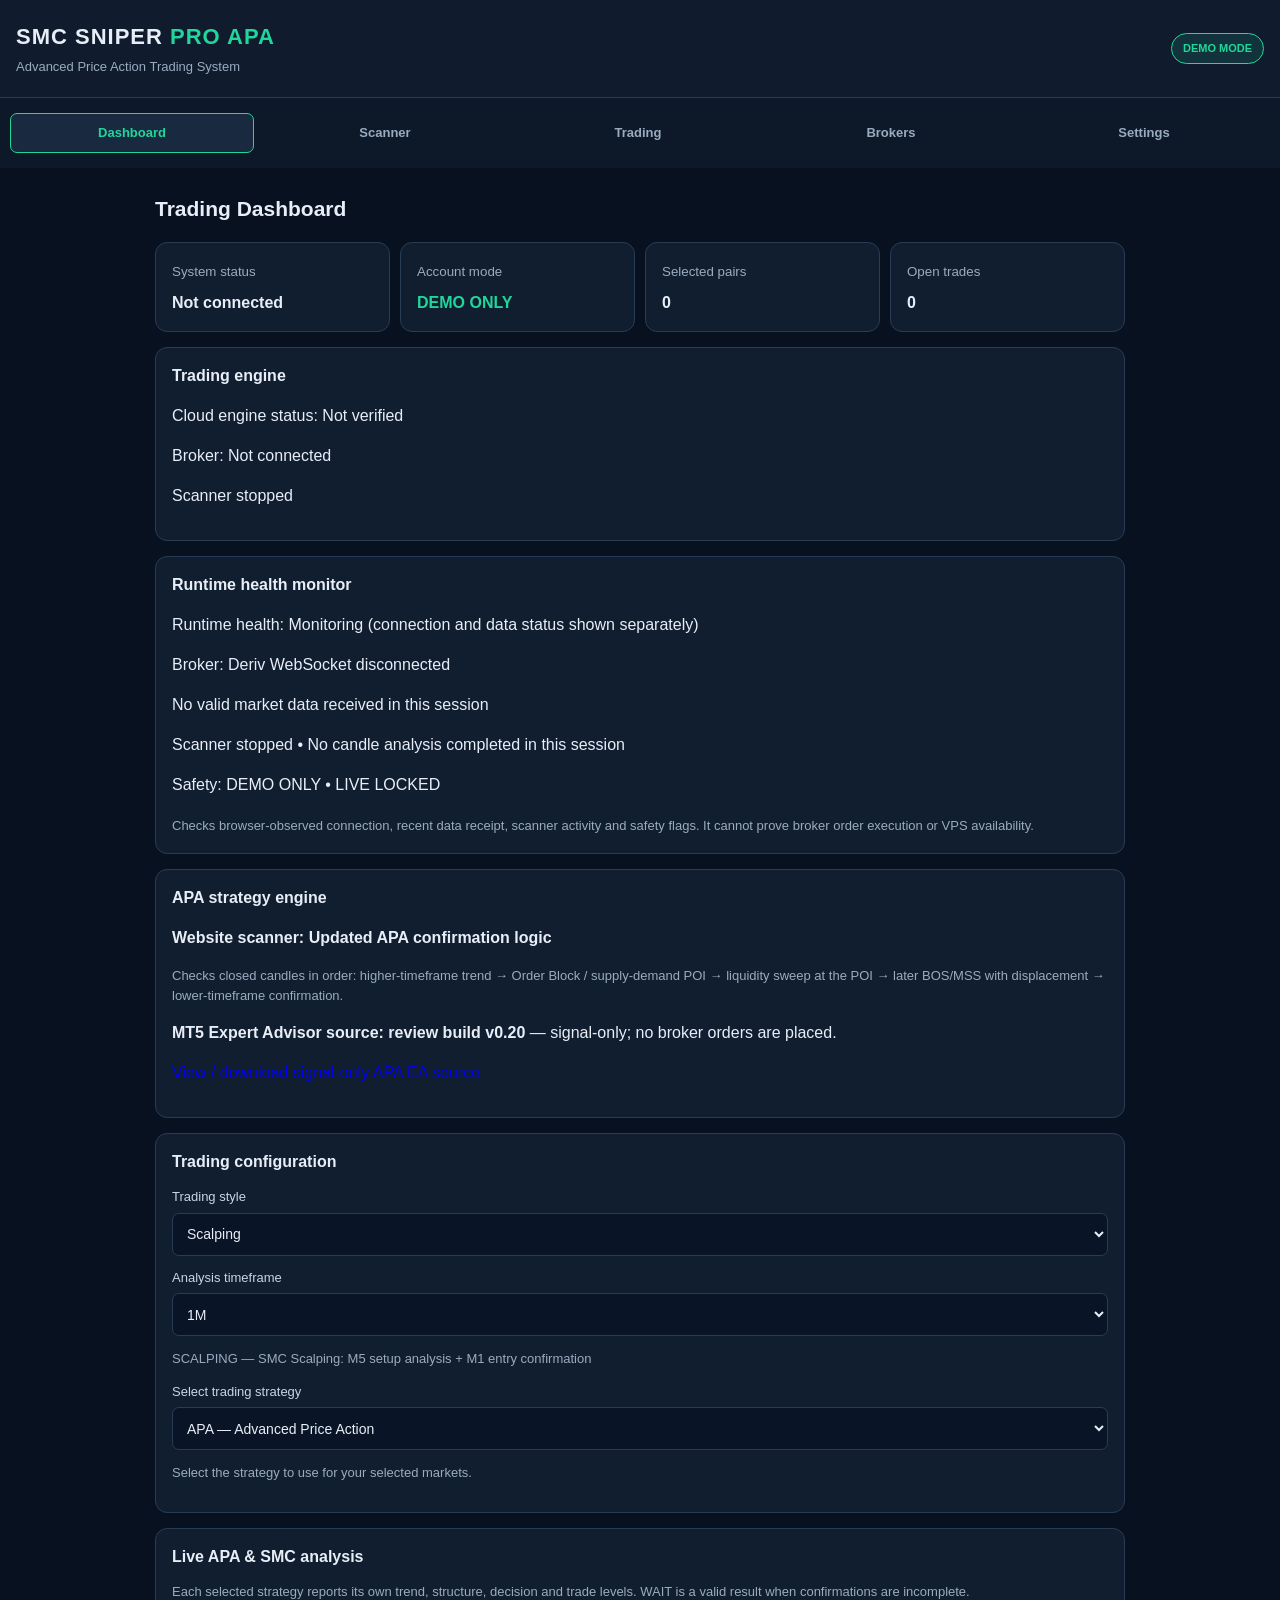
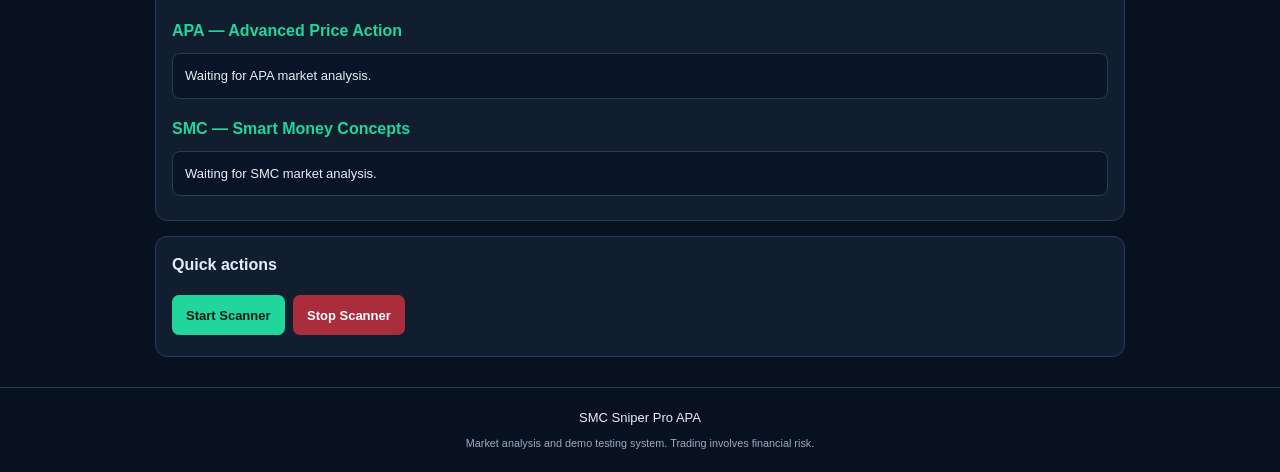
<file: index.html>
<!DOCTYPE html>
<html lang="en">
<head>
  <meta charset="UTF-8">
  <meta name="viewport" content="width=device-width, initial-scale=1.0">
  <meta name="theme-color" content="#101827">
  <title>SMC Sniper Pro APA</title>
  <link rel="stylesheet" href="style.css">
</head>
<body>

<header class="topbar">
  <div>
    <h1>SMC SNIPER <span>PRO APA</span></h1>
    <p>Advanced Price Action Trading System</p>
  </div>
  <div class="mode-badge">DEMO MODE</div>
</header>

<nav class="navigation">
  <button class="nav-btn active" data-page="dashboard">Dashboard</button>
  <button class="nav-btn" data-page="scanner">Scanner</button>
  <button class="nav-btn" data-page="trading">Trading</button>
  <button class="nav-btn" data-page="brokers">Brokers</button>
  <button class="nav-btn" data-page="settings">Settings</button>
</nav>

<main>

<section id="dashboard" class="page active">
  <h2>Trading Dashboard</h2>

  <div class="status-grid">
    <div class="panel"><small>System status</small><h3 id="systemStatus">Not connected</h3></div>
    <div class="panel"><small>Account mode</small><h3 class="green">DEMO ONLY</h3></div>
    <div class="panel"><small>Selected pairs</small><h3 id="pairCount">0</h3></div>
    <div class="panel"><small>Open trades</small><h3 id="openTrades">0</h3></div>
  </div>

  <div class="panel">
    <h3>Trading engine</h3>
    <p id="cloudStatus">Cloud engine status: Not verified</p>
    <p id="brokerStatus">Broker: Not connected</p>
    <p id="scannerStatus">Scanner: Stopped</p>
  </div>

  <div class="panel" id="runtimeHealthPanel">
    <h3>Runtime health monitor</h3>
    <p id="runtimeHealthStatus">Runtime health: Waiting for first check.</p>
    <p id="runtimeBrokerHealth">Broker: Not checked</p>
    <p id="runtimeDataHealth">Market data: Not received</p>
    <p id="runtimeScannerHealth">Scanner: Stopped</p>
    <p id="runtimeSafetyHealth">Safety: DEMO ONLY • LIVE LOCKED</p>
    <small class="muted">Checks browser-observed connection, recent data receipt, scanner activity and safety flags. It cannot prove broker order execution or VPS availability.</small>
  </div>

  <div class="panel">
    <h3>APA strategy engine</h3>
    <p><strong>Website scanner: Updated APA confirmation logic</strong></p>
    <p class="muted">Checks closed candles in order: higher-timeframe trend → Order Block / supply-demand POI → liquidity sweep at the POI → later BOS/MSS with displacement → lower-timeframe confirmation.</p>
    <p><strong>MT5 Expert Advisor source: review build v0.20</strong> — signal-only; no broker orders are placed.</p>
    <p><a href="https://github.com/ssenkubuge731/Smc-sniper-pro/blob/main/mt5-bridge/SMC_Sniper_APA_EA.mq5" target="_blank" rel="noopener">View / download signal-only APA EA source</a></p>
  </div>

  <div class="panel">
    <h3>Trading configuration</h3>
    <label for="tradingStyle">Trading style</label>
    <select id="tradingStyle">
    
      <option value="scalping">Scalping</option>
      <option value="intraday">Intraday / Day Trading</option>
    </select>

    <label for="timeframe">Analysis timeframe</label>
    <select id="timeframe">
  <option value="1m">M1</option>
  <option value="5m">M5</option>
  <option value="15m">M15</option>
</select>
    <p id="timeframeInfo" class="muted">Intraday timeframe set: M1, M5, M15, M30 and H1 only. H4 and D1 are excluded from Intraday.</p>

    <label for="strategySelect">Select trading strategy</label>
    <select id="strategySelect">
      <option value="apa">APA — Advanced Price Action</option>
      <option value="smc">SMC — Smart Money Concepts</option>
      <option value="both">BOTH — APA + SMC (independent engines)</option>
      <option value="news">News Trading — Economic Events</option>
    </select>
    <p id="strategyInfo" class="muted">Select the strategy to use for your selected markets.</p>
  </div>

  <div class="panel" id="dashboardStrategyResults">
    <h3>Live APA & SMC analysis</h3>
    <p class="muted">Each selected strategy reports its own trend, structure, decision and trade levels. WAIT is a valid result when confirmations are incomplete.</p>
    <div class="analysis-engine-card">
      <h4>APA — Advanced Price Action</h4>
      <div id="dashboardApaResult" class="result-item">Waiting for APA market analysis.</div>
    </div>
    <div class="analysis-engine-card">
      <h4>SMC — Smart Money Concepts</h4>
      <div id="dashboardSmcResult" class="result-item">Waiting for SMC market analysis.</div>
    </div>
  </div>

  <div class="panel">
    <h3>Quick actions</h3>
    <button id="scannerStartButton" class="primary">Start Scanner</button>
    <button id="scannerStopButton" class="danger">Stop Scanner</button>
  </div>
</section>

<section id="scanner" class="page">
  <h2>Market Scanner</h2>

  <div class="panel">
    <h3>Broker selection</h3>
    <select id="scannerBroker">
      <option value="deriv">Deriv</option>
      <option value="mt5">MT5 broker</option>
    </select>
  </div>

  <div class="panel">
    <h3>Market selection</h3>
    <p>Select the instruments you want the scanner to monitor.</p>
    <div class="pair-actions">
      <button id="selectAllPairs" class="secondary">Select all available</button>
      <button id="clearPairs" class="secondary">Clear selection</button>
    </div>
    <div id="pairList" class="pair-list">No markets loaded yet.</div>
    <p id="selectedPairCount">0 pairs selected</p>
    <div class="scanner-controls">
      <button id="startScanner" class="primary">Start Scanner</button>
      <button id="stopScanner" class="danger">Stop Scanner</button>
    </div>
  </div>

  <div class="panel">
    <h3>Selected strategy</h3>
    <select id="scannerStrategy">
      <option value="apa">APA — Advanced Price Action</option>
      <option value="smc">SMC — Smart Money Concepts</option>
      <option value="both">BOTH — APA + SMC (independent engines)</option>
      <option value="news">News Trading — Economic Events</option>
    </select>
    <label for="apaEntryStyle">APA entry style</label>
    <select id="apaEntryStyle">
      <option value="confirmed">Confirmed APA entry</option>
      <option value="early">Early APA entry</option>
    </select>
    <p class="muted">APA and SMC — Smart Money Concepts are separate strategies. APA, SMC or BOTH can be selected; BOTH keeps the two engines and their signals separate. Scalping prioritizes a rapid scan cycle on the selected market.</p>
  </div>

  <div class="panel" id="newsTradingPanel">
    <h3>Forex News Trading</h3>
    <p class="muted">Independent news strategy. It waits for the release, compares actual with forecast, then checks the live price reaction. High/medium-impact events only.</p>
    <div class="analysis-row"><span>Calendar status</span><strong id="newsCalendarStatus">Not loaded</strong></div>
    <div class="analysis-row"><span>Forex pair</span><strong id="newsPairStatus">Select a Forex pair</strong></div>
    <div class="analysis-row"><span>Latest news decision</span><strong id="newsSignal">Waiting for market data</strong></div>
    <div id="newsReasoning" class="result-item">Select News Trading to load the economic calendar.</div>
    <div class="pair-actions">
      <button id="refreshNews" class="secondary" type="button">Refresh news calendar</button>
    </div>
    <h4>Upcoming and recent events</h4>
    <div id="newsEventsList">Calendar has not been loaded.</div>
    <p class="muted">Calendar data: ShowMyTrades Economic Calendar. Events are indicative and may be revised or delayed.</p>
  </div>

  <div class="panel">
    <h3>Timeframe analysis</h3>
    <p id="activeTimeframes">Waiting for scanner configuration.</p>
    <div id="timeframeResults">No timeframe analysis available.</div>
  </div>

  <div class="panel">
    <h3>Market analysis</h3>
    <div class="analysis-row"><span>Market trend</span><strong id="marketTrend">Waiting for data</strong></div>
    <div class="analysis-row"><span>Market structure</span><strong id="apaStructure">Not analysed</strong></div>
    <div class="analysis-row"><span>Liquidity</span><strong id="liquidityStatus">Not analysed</strong></div>
    <div class="analysis-row"><span>APA liquidity sweep</span><strong id="apaSweepStatus">WAITING</strong></div>
    <div class="analysis-row"><span>Sweep extreme price</span><strong id="apaSweepPrice">--</strong></div>
    <div class="analysis-row"><span>Swept liquidity level</span><strong id="apaSweepLevel">--</strong></div>
    <div class="analysis-row"><span>Entry opportunity</span><strong id="entrySignal">No verified signal</strong></div>
  </div>

  <div class="panel">
    <h3>Supply, Demand & Breaker Blocks</h3>
    <div class="analysis-row"><span>Supply zone</span><strong id="supplyZone">Waiting for candles</strong></div>
    <div class="analysis-row"><span>Demand zone</span><strong id="demandZone">Waiting for candles</strong></div>
    <div class="analysis-row"><span>Breaker block</span><strong id="breakerBlock">Waiting for candles</strong></div>
    <p id="supplyDemandStatus" class="muted">Zones will appear after candle analysis.</p>
  </div>

  <div class="panel">
    <h3>Market structure & imbalance</h3>
    <div class="analysis-row"><span>Break of Structure (BOS)</span><strong id="bosStatus">Waiting for candles</strong></div>
    <div class="analysis-row"><span>Market Structure Shift (MSS)</span><strong id="mssStatus">Waiting for candles</strong></div>
    <div class="analysis-row"><span>Change of Character (CHoCH)</span><strong id="chochStatus">Waiting for candles</strong></div>
    <div class="analysis-row"><span>Fair Value Gap (FVG)</span><strong id="fvgStatus">Waiting for candles</strong></div>
    <div class="analysis-row"><span>Inverse Fair Value Gap (IFVG)</span><strong id="ifvgStatus">Waiting for candles</strong></div>
    <div class="analysis-row"><span>Strong displacement</span><strong id="displacementStatus">Waiting for candles</strong></div>
    <div class="analysis-row"><span>Order Block</span><strong id="orderBlockStatus">Waiting for candles</strong></div>
  </div>

  <div class="panel">
    <h3>Why the bot chose BUY, SELL or WAIT</h3>
    <div id="tradeReasoning" class="result-item">Waiting for market analysis.</div>
  </div>

  <div class="panel">
    <h3>Strategy confirmations</h3>
    <div id="strategyChecklist">Waiting for market analysis.</div>
  </div>

  <div class="panel">
    <h3>Trade setup levels</h3>
    <div class="analysis-row"><span>Entry price</span><strong id="signalEntry">--</strong></div>
    <div class="analysis-row" id="signalSLRow"><span>Stop loss</span><strong id="signalSL">--</strong></div>
    <div class="analysis-row" id="signalTPRow"><span>Take profit</span><strong id="signalTP">--</strong></div>
    <div class="analysis-row"><span>Invalidation</span><strong id="signalInvalidation">--</strong></div>
    <p class="warning">Scanner signals are analytical information, not guaranteed trade entries.</p>
  </div>

  <div class="panel">
    <h3>SMC formation monitor</h3>
    <p id="smcEngineStatus" class="muted">SMC engine idle. Select SMC strategy to evaluate intraday confirmations.</p>
    <p id="smcFormationStatus" class="muted">Formation checklist will appear after candle analysis.</p>
    <div id="smcZoneStatus" class="muted">Zone lifecycle: waiting for analysis.</div>
    <div id="smcEntryPlanStatus" class="muted">Entry plan: waiting for a confirmed setup.</div>
    <button id="runSMCHistoricalTest" type="button">Run SMC Historical Test</button>
    <p id="smcBacktestStatus" class="muted">Historical replay: not run.</p>
    <div id="scannerResults">Scanner has not started.</div>
  </div>
</section>

<section id="trading" class="page">
  <h2>Automated Trading</h2>

  <div class="panel">
    <h3>Execution mode</h3>
    <select id="executionMode">
      <option value="demo">Demo mode</option>
      <option value="live" disabled>Live trading — Locked</option>
    </select>
    <p class="warning">Order execution is not enabled in this scanner version. Live trading remains locked.</p>
  </div>

  <div class="panel">
    <h3>Trading behaviour settings</h3>
    <label class="check"><input type="checkbox" id="continuousScanning" checked> Continuous scanning</label>
    <label class="check"><input type="checkbox" id="multipleEntries" checked> Allow additional valid entries</label>
    <label class="check"><input type="checkbox" id="manageTrades" checked> Automatic trade management preference</label>
    <p class="muted">Scalping uses the fast basket style for APA and News only. SMC always uses its own timeframe-specific structural Entry, SL and TP, even when the style selector is set to Scalping. Intraday keeps its individual TP/SL rules. Demo simulation only; no broker order is sent. MT5 order execution still requires the VPS bridge.</p>
  </div>

  <div class="panel">
    <h3>Open demo entries</h3>
    <p class="muted">The bot selects BUY or SELL from confirmed analysis. APA and News use the fast basket exit when Scalping is selected. SMC always uses its own timeframe-specific Entry, SL and TP. Intraday retains its individual TP/SL outcomes. Demo simulation only; no broker order is sent.</p>
    <div id="positionsList">No open demo entries.</div>
  </div>

  <div class="panel">
    <h3>Scalping Activity</h3>
    <p class="muted">Recent simulated scalp entries, current quote, basket exit status and exit price. This panel does not show real broker orders.</p>
    <div id="scalpActivity">No scalp activity yet. Start the scanner in Scalping mode.</div>
  </div>

  <div class="panel">
    <h3>Signal History</h3>
    <p class="muted">Saved scanner signals and their later candle outcomes. These are simulated signal results, not executed trades.</p>
    <div id="tradeHistory">No signals recorded yet.</div>
  </div>
</section>

<section id="brokers" class="page">
  <h2>Broker Connections</h2>

  <div class="panel">
    <h3>Connection type</h3>
    <select id="brokerType">
      <option value="deriv">Deriv API</option>
      <option value="mt5">MT5 broker bridge</option>
    </select>
  </div>

  <div class="panel" id="derivPanel">
    <h3>Deriv market connection</h3>
    <label for="derivAppId">Deriv App ID</label>
    <input id="derivAppId" type="text" placeholder="Enter your Deriv App ID">
    <p class="muted">Deriv public market-data connection only. This does not log in to your trading account or place orders. Do not enter your API token here.</p>
    <button id="connectDeriv" class="primary" type="button" >
  Connect Deriv
</button>
    <button id="disconnectDeriv" class="danger">Disconnect</button>
    <p id="derivConnectionStatus">Not connected</p>
  </div>

  <div class="panel hidden" id="mt5Panel">
    <h3>MT5 broker connection</h3>
    <label for="mt5Broker">Select broker</label>
    <select id="mt5Broker">
      <option value="deriv" selected>Deriv MT5 (first)</option>
      <option value="exness">Exness MT5</option>
      <option value="fbs">FBS MT5</option>
      <option value="icmarkets">IC Markets</option>
      <option value="pepperstone">Pepperstone</option>
      <option value="xm">XM</option>
      <option value="other">Other MT5 broker</option>
    </select>
    <label for="mt5Server">Broker server</label>
    <input id="mt5Server" type="text" placeholder="Enter MT5 server name">
    <p class="muted">Supported connection route: any broker that provides a compatible MetaTrader 5 account and server. The list includes Deriv, Exness, FBS, IC Markets, Pepperstone and XM; choose Other MT5 broker for another MT5 provider. Availability of symbols, account types and server names depends on the broker.</p>
    <p class="warning">Important: selecting a broker does not connect the account. The MT5 terminal and secure cloud bridge must be running on a Windows PC/VPS. Never enter your MT5 password on this website.</p>
    <button id="connectMT5" class="primary" type="button">Check MT5 setup</button>
    <p id="mt5ConnectionStatus">Setup only — NOT CONNECTED. The website currently reads bridge heartbeat status; it does not yet send trade commands to the EA.</p>
    <h4>Cloud bridge status</h4>
    <p id="mt5BridgeStatus">Checking cloud bridge…</p>
    <p id="mt5LastHeartbeat">No heartbeat received yet.</p>
    <p id="mt5FeedHealthStatus">Per-symbol MT5 market-data feed health will appear after a scanner check.</p>
    <button id="refreshMT5Bridge" type="button">Refresh bridge status</button>
    <hr>
    <h4>Website → EA configuration sync (demo-only)</h4>
    <label for="bridgeToken">Private bridge token (same as Worker secret and EA input)</label>
    <input id="bridgeToken" type="password" autocomplete="off" placeholder="Paste token locally; never save it in GitHub">
    <label for="bridgeMode">Trading style</label>
    <select id="bridgeMode"><option value="scalping">Scalping</option><option value="intraday">Intraday / Day Trading</option></select>
    <label for="bridgeStrategy">Strategy engine</label>
    <select id="bridgeStrategy"><option value="apa">APA</option><option value="smc">SMC</option><option value="both">BOTH (separate)</option></select>
    <label for="bridgeSymbols">Symbols (comma separated, exact MT5 Market Watch names)</label>
    <input id="bridgeSymbols" type="text" placeholder="e.g. XAUUSD, EURUSD">
    <label>Timeframes allowed by style</label>
    <div id="bridgeTimeframes" class="result-item">Choose style to display allowed frames.</div>
    <label for="bridgeRisk">Risk per trade (%)</label><input id="bridgeRisk" type="number" min="0.01" max="5" step="0.01" value="0.5">
    <label for="bridgeMaxTrades">Max open trades</label><input id="bridgeMaxTrades" type="number" min="1" max="10" step="1" value="2">
    <label for="bridgeDailyLoss">Daily loss limit (%)</label><input id="bridgeDailyLoss" type="number" min="0.1" max="10" step="0.1" value="2">
    <label for="bridgeLossStreak">Pause after consecutive losses</label><input id="bridgeLossStreak" type="number" min="1" max="10" step="1" value="3">
    <p class="warning">Settings are synced only as configuration. This bridge does not send trading orders. Demo-only and live-lock flags are enforced.</p>
    <button id="syncBridgeConfig" class="primary" type="button">Send settings to cloud bridge</button>
    <p id="bridgeConfigStatus">Not synchronized yet.</p>
    <button id="refreshBridgeConfig" type="button">Check saved cloud settings</button>
  </div>

  <div class="panel">
    <h3>Connection security</h3>
    <p>Never store broker passwords, API tokens or secret keys in public website code or GitHub.</p>
  </div>
</section>

<section id="settings" class="page">
  <h2>Strategy & Risk Settings</h2>

  <div class="panel">
    <h3>Strategy selection</h3>
    <label for="strategySettings">Active strategy</label>
    <select id="strategySettings">
      <option value="apa">APA — Advanced Price Action</option>
      <option value="smc">SMC — Smart Money Concepts</option>
      <option value="both">BOTH — APA + SMC (independent engines)</option>
      <option value="news">News Trading — Economic Events</option>
    </select>

    <div id="apaSettings">
      <h4>APA settings</h4>
      <label class="check"><input type="checkbox" id="useAPA" checked> Enable APA analysis</label>
      <label class="check"><input type="checkbox" id="useATR" checked> Allow ATR-based risk calculations</label>
      <label class="check"><input type="checkbox" id="useAPAConfirmation" checked> Require confirmed APA setup</label>
    </div>

    <div id="smcSettings">
      <h4>SMC — Smart Money Concepts settings</h4>
      <label class="check"><input type="checkbox" id="useTrend" checked> Trend and market structure</label>
      <label class="check"><input type="checkbox" id="useLiquidity" checked> Liquidity sweeps</label>
      <label class="check"><input type="checkbox" id="useBOS" checked> Break of Structure (BOS)</label>
      <label class="check"><input type="checkbox" id="useMSS" checked> Market Structure Shift (MSS)</label>
      <label class="check"><input type="checkbox" id="useCHoCH" checked> Change of Character (CHoCH)</label>
      <label class="check"><input type="checkbox" id="useDisplacement" checked> Strong displacement</label>
      <label class="check"><input type="checkbox" id="useOB" checked> Order Blocks</label>
      <label class="check"><input type="checkbox" id="useFVG" checked> Fair Value Gaps (FVG)</label>
      <label class="check"><input type="checkbox" id="useIFVG" checked> Inverse Fair Value Gaps (IFVG)</label>
      <label class="check"><input type="checkbox" id="useBreaker" checked> Breaker Blocks</label>
      <label class="check"><input type="checkbox" id="useSupplyDemand" checked> Supply and Demand</label>
    </div>
  </div>

  <div class="panel">
    <h3>Manual risk management</h3>
    <label for="riskPercent">Risk per trade (%)</label>
    <input id="riskPercent" type="number" min="0.1" max="1" step="0.1" value="0.5">

    <label for="lotSize">Fixed lot size / stake (used for each entry)</label>
    <input id="lotSize" type="number" min="0.01" step="0.01" value="0.01">
    <p class="muted">SMC Intraday applies this same manually selected lot size to each qualifying timeframe entry. Entry, SL and TP prices are calculated separately from that timeframe's market structure; lot size changes trade exposure, not price levels.</p>

    <label for="stopLoss">Stop loss (points)</label>
    <input id="stopLoss" type="number" min="1" value="300">

    <label for="takeProfit">Take profit (points)</label>
    <input id="takeProfit" type="number" min="1" value="600">

    <label for="maxTrades">Maximum simultaneous demo entries (1–20)</label>
    <input id="maxTrades" type="number" min="1" max="20" step="1" value="2">
    <p class="muted">The bot chooses BUY or SELL from the selected strategy. It can track multiple valid demo entries at once, up to this limit.</p>

    <label for="dailyLossLimit">Daily loss limit (%)</label>
    <input id="dailyLossLimit" type="number" min="0.1" max="10" step="0.1" value="2">

    <label for="maxConsecutiveLosses">Pause after consecutive losses</label>
    <input id="maxConsecutiveLosses" type="number" min="1" max="20" value="3">

    <button id="saveSettings" class="primary">Save Settings</button>
    <p id="settingsStatus">Settings not saved.</p>
  </div>

  <div class="panel">
    <h3>Live trading protection</h3>
    <p class="warning">Live trading is locked. Demo testing only.</p>
    <button id="liveLock" class="danger" disabled>LIVE TRADING LOCKED</button>
  </div>
</section>

</main>

<footer>
  <p>SMC Sniper Pro APA</p>
  <small>Market analysis and demo testing system. Trading involves financial risk.</small>
</footer>

<script src="./smc-intraday.js?v=20261120-smc-choch-count-fix-1"></script>
<script src="./app.js?v=20261120-settings-choch-fix-1"></script>
  


</body>
</html>
</file>
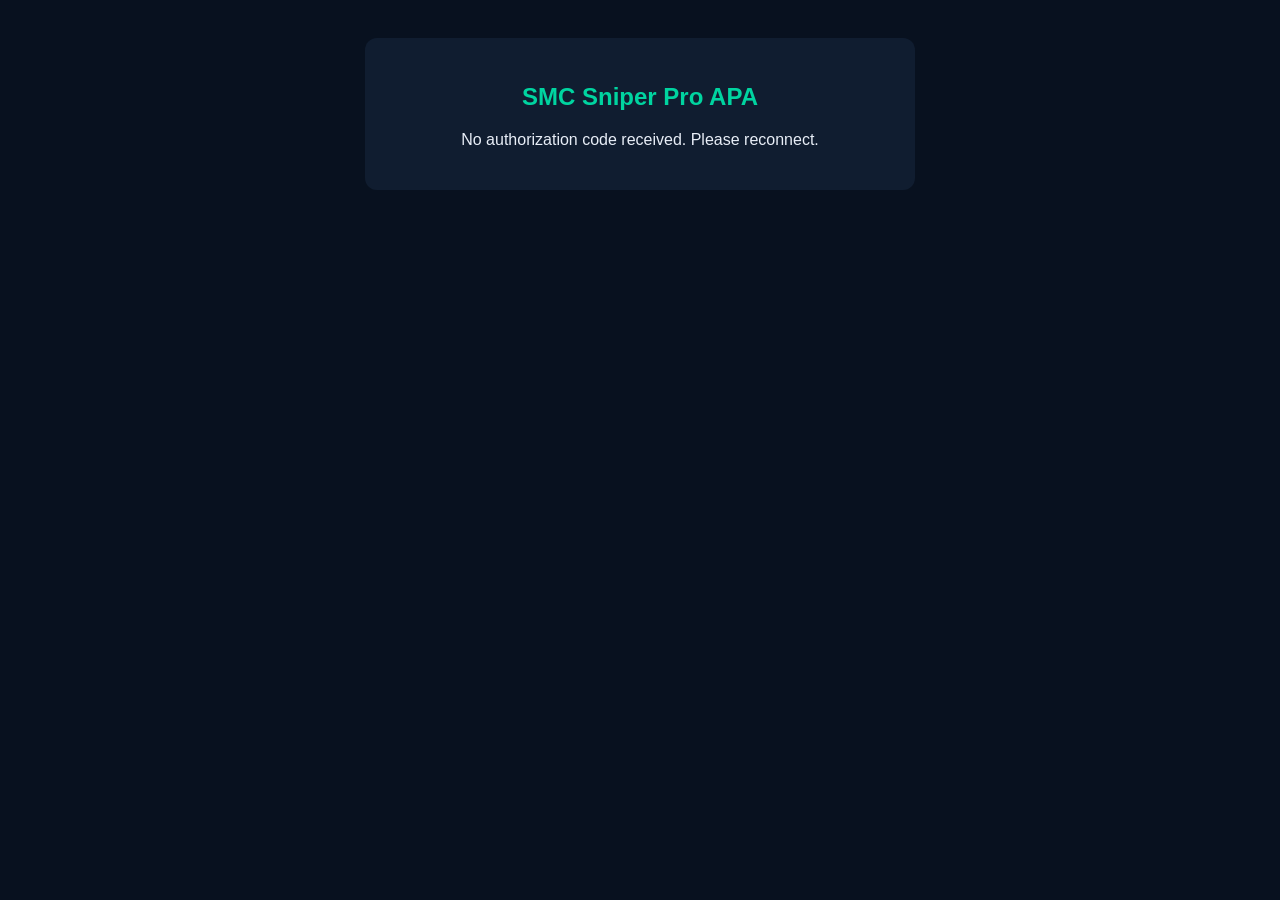
<file: callback.html>
<!DOCTYPE html>
<html lang="en">
<head>
<meta charset="UTF-8">
<meta name="viewport" content="width=device-width, initial-scale=1">
<title>SMC Sniper Pro - Deriv Callback</title>
<style>
body {
  background:#08111f;
  color:#e8eef7;
  font-family:Arial,sans-serif;
  padding:30px 15px;
  text-align:center;
}
.panel {
  max-width:500px;
  margin:auto;
  padding:25px;
  background:#101d30;
  border-radius:12px;
}
h2 {color:#00d4a0}
</style>
</head>
<body>
<div class="panel">
<h2>SMC Sniper Pro APA</h2>
<p id="status">Processing Deriv authorization...</p>
</div>

<script>
"use strict";

(async function() {
  const status = document.getElementById("status");
  const params = new URLSearchParams(location.search);

  const code = params.get("code");
  const state = params.get("state");
  const error = params.get("error");

  if (error) {
    status.textContent = "Deriv authorization error: " + error;
    return;
  }

  if (!code) {
    status.textContent =
      "No authorization code received. Please reconnect.";
    return;
  }

  const savedState =
    sessionStorage.getItem("deriv_oauth_state");
  const verifier =
    sessionStorage.getItem("deriv_pkce_verifier");

  if (!savedState || state !== savedState || !verifier) {
    status.textContent =
      "OAuth verification failed. Please reconnect.";
    return;
  }

  status.textContent = "Exchanging authorization code...";

  try {
    const response = await fetch(
      "https://smc-sniper-oauth.henryssenkubuge38.workers.dev/oauth/token",
      {
        method: "POST",
        headers: {
          "Content-Type": "application/json"
        },
        body: JSON.stringify({
          code: code,
          code_verifier: verifier
        })
      }
    );

    const result = await response.json();

    if (!response.ok || !result.access_token) {
      throw new Error(
        result.error_description ||
        result.error ||
        result.message ||
        JSON.stringify(result)
      );
    }

    sessionStorage.setItem(
      "deriv_access_token",
      result.access_token
    );

    sessionStorage.removeItem("deriv_pkce_verifier");
    sessionStorage.removeItem("deriv_oauth_state");

    status.textContent =
      "Authorization successful. Returning to dashboard...";

    location.replace("./");

  } catch (e) {
    status.textContent =
      "Connection failed: " + e.message;
  }
})();
</script>
</body>
</html>
</file>
<file: style.css>
* {
  box-sizing: border-box;
}

:root {
  --bg: #08111f;
  --panel: #111e30;
  --panel-light: #192a40;
  --text: #e8eef7;
  --muted: #9aabc0;
  --green: #20d69b;
  --red: #ff5964;
  --blue: #3488ff;
  --border: #293c55;
}

body {
  margin: 0;
  font-family: Arial, sans-serif;
  background: var(--bg);
  color: var(--text);
  line-height: 1.5;
}

.topbar {
  display: flex;
  align-items: center;
  justify-content: space-between;
  gap: 12px;
  padding: 20px 16px;
  background: #101c2e;
  border-bottom: 1px solid var(--border);
}

.topbar h1 {
  margin: 0;
  font-size: 22px;
  letter-spacing: 1px;
}

.topbar h1 span {
  color: var(--green);
}

.topbar p {
  margin: 4px 0 0;
  color: var(--muted);
  font-size: 13px;
}

.mode-badge {
  background: rgba(32, 214, 155, 0.12);
  color: var(--green);
  border: 1px solid var(--green);
  border-radius: 20px;
  padding: 6px 11px;
  font-size: 11px;
  font-weight: bold;
  white-space: nowrap;
}

.navigation {
  display: flex;
  gap: 5px;
  padding: 10px;
  background: #0d1929;
  overflow-x: auto;
  position: sticky;
  top: 0;
  z-index: 10;
}

.nav-btn {
  flex: 1;
  min-width: 85px;
  padding: 10px 8px;
  background: transparent;
  color: var(--muted);
  border: 1px solid transparent;
  border-radius: 7px;
  font-size: 13px;
}

.nav-btn.active {
  background: var(--panel-light);
  border-color: var(--green);
  color: var(--green);
}

main {
  width: 100%;
  max-width: 1000px;
  margin: auto;
  padding: 15px;
}

h2 {
  font-size: 21px;
  margin: 10px 0 18px;
}

h3 {
  font-size: 16px;
  margin: 0 0 13px;
}

h4 {
  margin: 18px 0 10px;
  color: var(--green);
}

p {
  overflow-wrap: anywhere;
}

.page {
  display: none;
}

.page.active {
  display: block;
}

.panel {
  background: var(--panel);
  border: 1px solid var(--border);
  border-radius: 12px;
  padding: 16px;
  margin-bottom: 15px;
  min-width: 0;
}

.status-grid {
  display: grid;
  grid-template-columns: repeat(2, minmax(0, 1fr));
  gap: 10px;
  margin-bottom: 15px;
}

.status-grid .panel {
  margin: 0;
}

.status-grid small {
  color: var(--muted);
}

.status-grid h3 {
  margin: 8px 0 0;
  overflow-wrap: anywhere;
}

.green,
.positive {
  color: var(--green);
}

.negative {
  color: var(--red);
}

.warning {
  color: #ffc36b;
  font-size: 13px;
}

.muted {
  color: var(--muted);
  font-size: 13px;
}

label {
  display: block;
  margin: 12px 0 6px;
  font-size: 13px;
  color: #c8d5e5;
}

input,
select {
  width: 100%;
  min-height: 43px;
  padding: 10px;
  color: var(--text);
  background: #091526;
  border: 1px solid var(--border);
  border-radius: 7px;
  outline: none;
  font-size: 14px;
}

input:focus,
select:focus {
  border-color: var(--green);
}

button {
  min-height: 40px;
  padding: 10px 14px;
  margin: 5px 4px 5px 0;
  border: 0;
  border-radius: 7px;
  font-size: 13px;
  font-weight: bold;
  cursor: pointer;
}

button:disabled {
  opacity: 0.5;
  cursor: not-allowed;
}

.primary {
  background: var(--green);
  color: #061a16;
}

.secondary {
  background: #263b55;
  color: var(--text);
}

.danger {
  background: #a92d3b;
  color: white;
}

.pair-actions,
.scanner-controls {
  display: flex;
  flex-wrap: wrap;
  gap: 6px;
}

.pair-list {
  display: grid;
  grid-template-columns: repeat(2, minmax(0, 1fr));
  gap: 8px;
  margin: 15px 0;
  max-height: 380px;
  overflow-y: auto;
}

.market-option {
  display: flex;
  align-items: center;
  gap: 8px;
  min-width: 0;
  padding: 9px;
  background: #091526;
  border: 1px solid var(--border);
  border-radius: 7px;
  font-size: 12px;
  overflow-wrap: anywhere;
}

.market-option input {
  width: 18px;
  min-height: 18px;
  flex: 0 0 18px;
  margin: 0;
}

.market-price {
  display: block;
  color: var(--green);
  font-size: 12px;
}

.check {
  display: flex;
  align-items: center;
  gap: 10px;
  padding: 8px 0;
  color: var(--text);
  font-size: 13px;
}

.check input {
  width: 18px;
  min-height: 18px;
  flex: 0 0 18px;
  margin: 0;
  accent-color: var(--green);
}

.analysis-row {
  display: flex;
  justify-content: space-between;
  align-items: flex-start;
  gap: 12px;
  padding: 10px 0;
  border-bottom: 1px solid var(--border);
  font-size: 13px;
}

.analysis-row:last-child {
  border-bottom: 0;
}

.analysis-row span {
  color: var(--muted);
}

.analysis-row strong {
  text-align: right;
  overflow-wrap: anywhere;
}

.result,
.result-item {
  background: #091526;
  border: 1px solid var(--border);
  border-radius: 8px;
  padding: 12px;
  margin: 8px 0;
  font-size: 13px;
  overflow-wrap: anywhere;
}

.hidden {
  display: none !important;
}

footer {
  padding: 20px 15px;
  text-align: center;
  color: var(--muted);
  border-top: 1px solid var(--border);
  font-size: 13px;
}

footer p {
  margin: 0 0 5px;
  color: var(--text);
}

@media (min-width: 700px) {
  .status-grid {
    grid-template-columns: repeat(4, minmax(0, 1fr));
  }

  .pair-list {
    grid-template-columns: repeat(3, minmax(0, 1fr));
  }
}

@media (max-width: 380px) {
  .topbar h1 {
    font-size: 17px;
  }

  .mode-badge {
    font-size: 10px;
    padding: 5px 7px;
  }

  main {
    padding: 10px;
  }

  .panel {
    padding: 12px;
  }

  .pair-list {
    grid-template-columns: 1fr;
  }
}



#newsTradingPanel.news-active {
  border-color: var(--green);
}
#newsEventsList .result-item {
  line-height: 1.55;
}

/* Signal history readability */
#tradeHistory .result-item {
  white-space: pre-line;
  line-height: 1.55;
}
</file>
